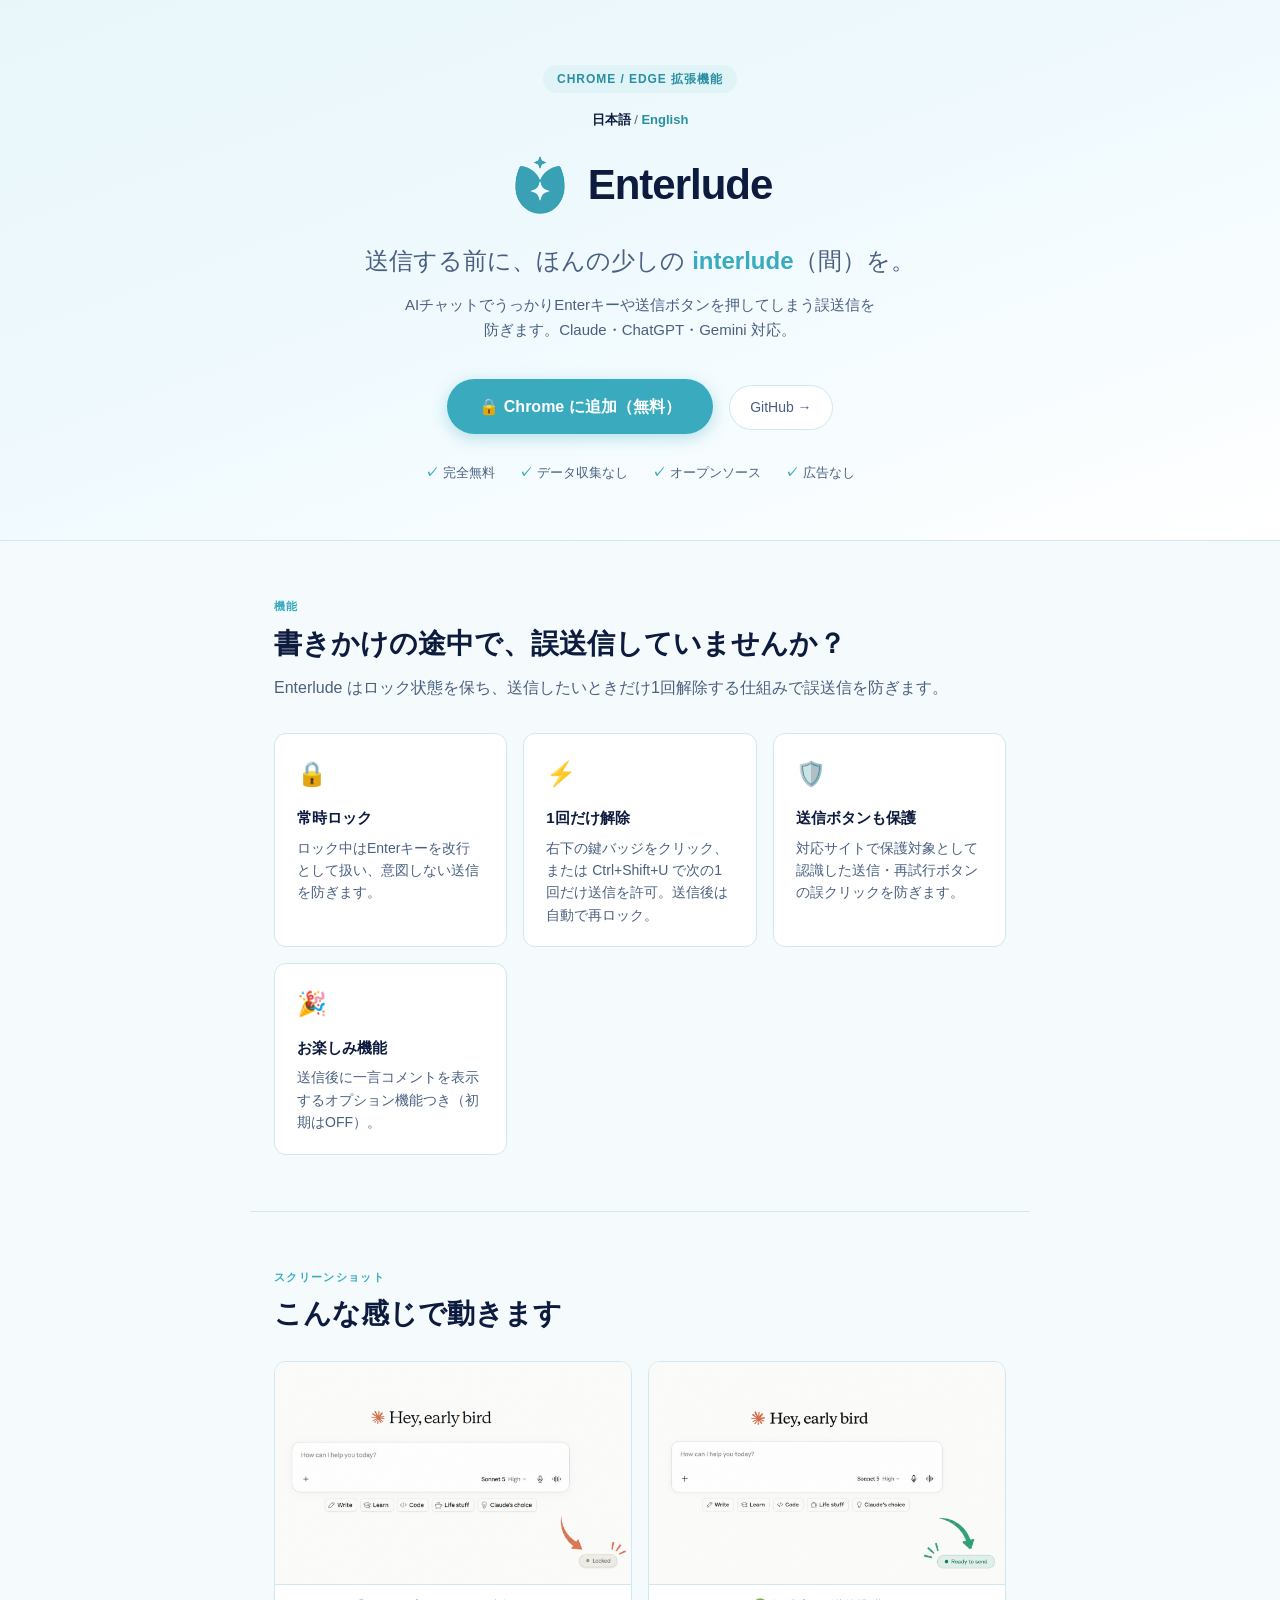
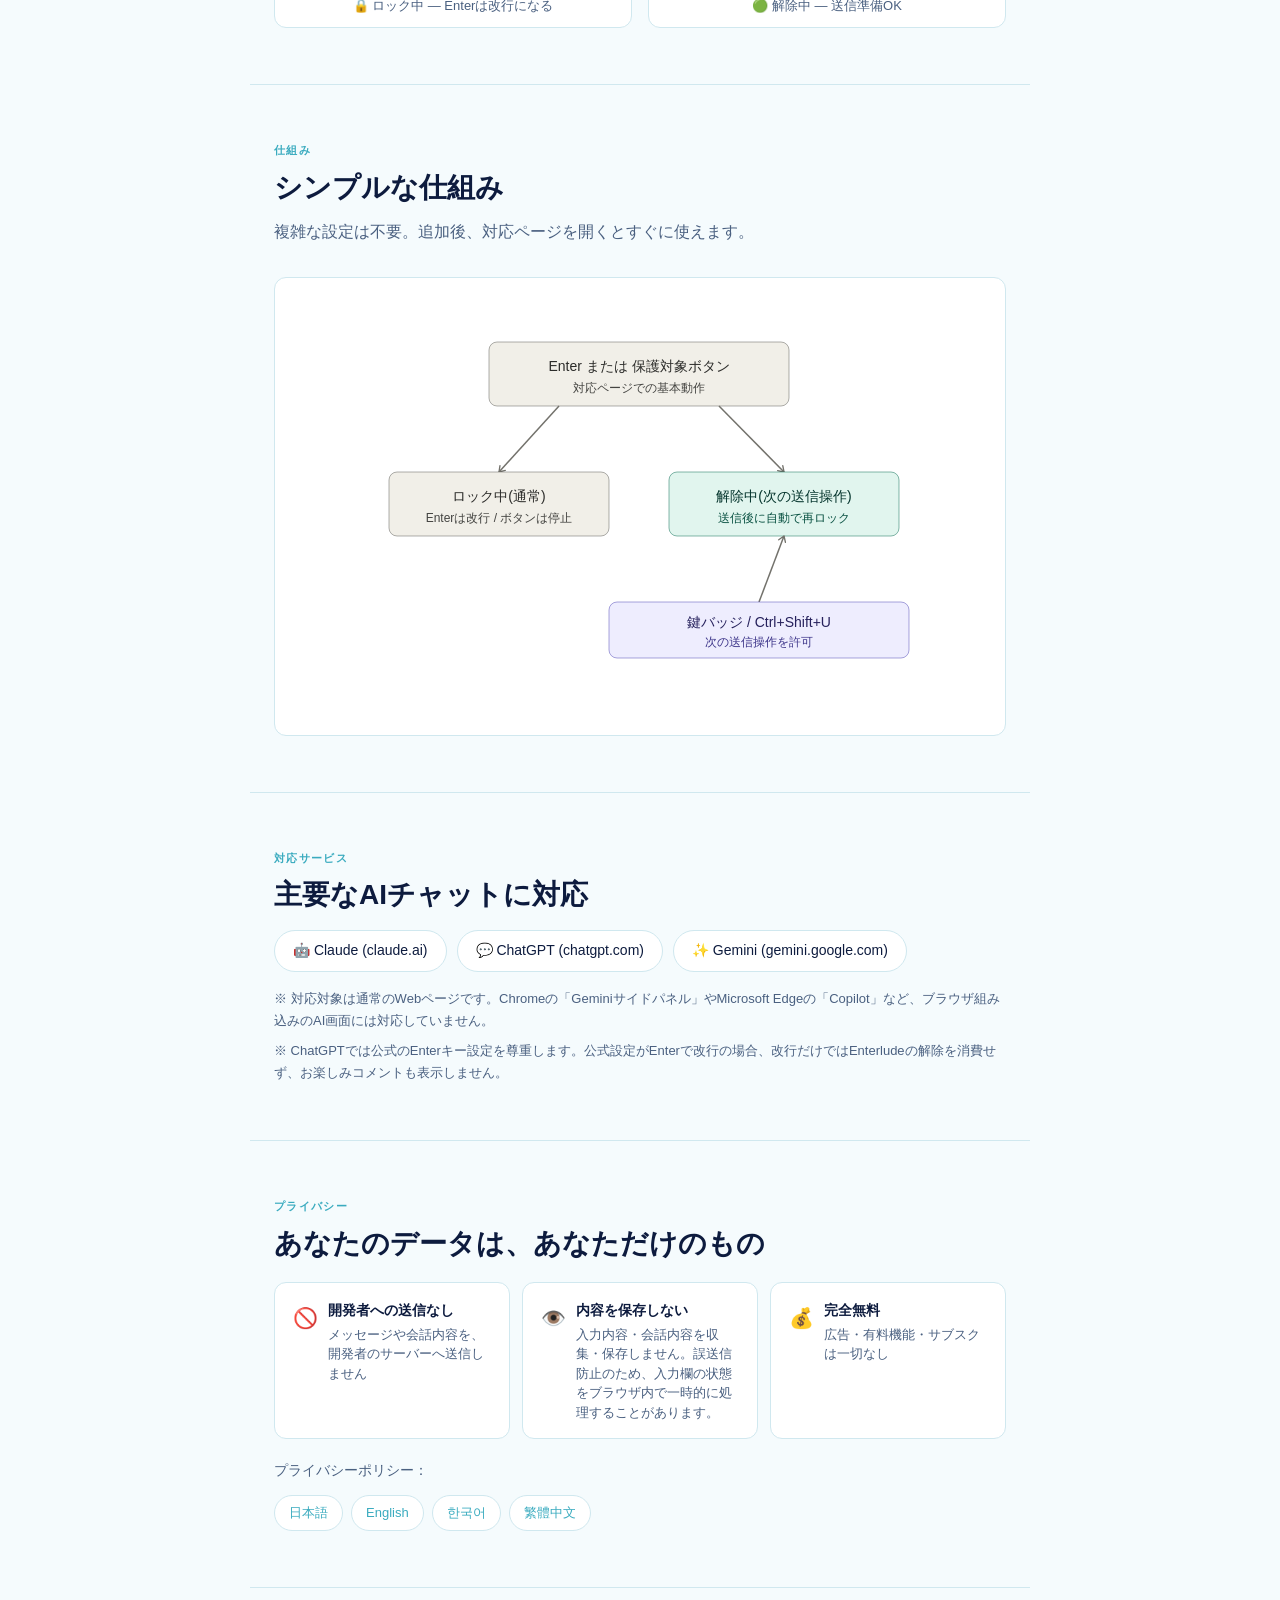
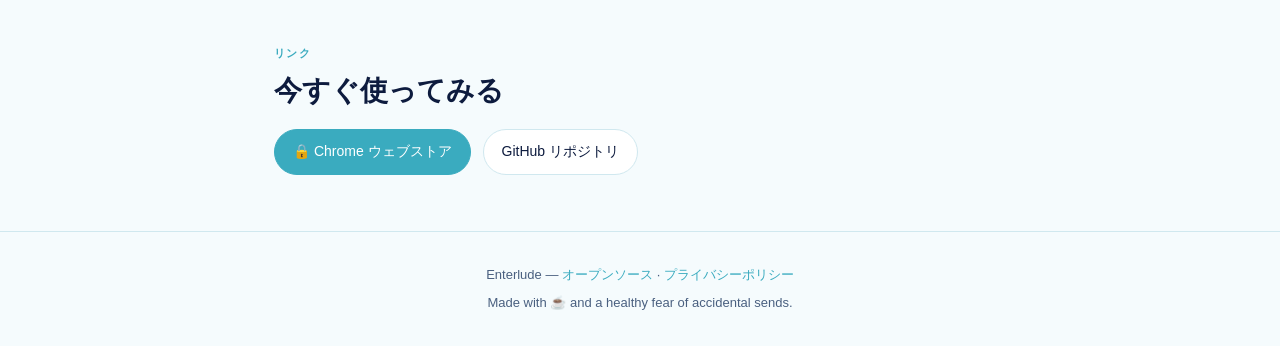
<file: docs/index.html>
<!DOCTYPE html>
<html lang="ja">
<head>
<meta charset="UTF-8">
<meta name="viewport" content="width=device-width, initial-scale=1.0">
<link rel="icon" type="image/png" href="./images/favicon.png">
<title>Enterlude - AI誤送信防止</title>
<style>
  :root {
    --teal: #3AABBF;
    --teal-dark: #2a8fa3;
    --teal-light: #e0f4f8;
    --navy: #0D1B3E;
    --text: #1a2740;
    --text-muted: #4a6080;
    --bg: #f5fbfd;
    --white: #ffffff;
    --border: #d0e8ef;
    --radius: 12px;
  }
  * { box-sizing: border-box; margin: 0; padding: 0; }
  body {
    font-family: -apple-system, BlinkMacSystemFont, "Hiragino Sans", "Yu Gothic UI", sans-serif;
    background: var(--bg);
    color: var(--text);
    line-height: 1.7;
  }
  .hero {
    background: linear-gradient(160deg, #e8f6fa 0%, #f0fafe 50%, #ffffff 100%);
    padding: 64px 24px 56px;
    text-align: center;
    border-bottom: 1px solid var(--border);
  }
  .logo-wrap { display: flex; align-items: center; justify-content: center; gap: 16px; margin-bottom: 20px; }
  .logo-wrap img { width: 64px; height: 64px; }
  .logo-name { font-size: 42px; font-weight: 700; letter-spacing: -1px; color: var(--navy); }
  .hero-tag { display: inline-block; background: var(--teal-light); color: var(--teal-dark); font-size: 12px; font-weight: 600; letter-spacing: .08em; padding: 4px 14px; border-radius: 20px; margin-bottom: 16px; text-transform: uppercase; }
  .lang-switch { margin: 0 auto 18px; font-size: 13px; color: var(--text-muted); }
  .lang-switch a { color: var(--teal-dark); text-decoration: none; font-weight: 600; }
  .lang-switch a[aria-current="page"] { color: var(--navy); }
  .hero-catch { font-size: clamp(18px, 4vw, 24px); color: var(--text-muted); margin-bottom: 10px; }
  .hero-catch em { color: var(--teal); font-style: normal; font-weight: 600; }
  .hero-sub { font-size: 15px; color: var(--text-muted); max-width: 480px; margin: 0 auto 36px; }
  .btn-primary { display: inline-flex; align-items: center; gap: 8px; background: var(--teal); color: #fff; font-size: 16px; font-weight: 600; padding: 14px 32px; border-radius: 50px; text-decoration: none; box-shadow: 0 4px 16px rgba(58,171,191,0.35); }
  .btn-secondary { display: inline-flex; align-items: center; gap: 6px; color: var(--text-muted); font-size: 14px; text-decoration: none; padding: 10px 20px; border: 1px solid var(--border); border-radius: 50px; background: white; margin-left: 12px; }
  .hero-badges { margin-top: 28px; display: flex; justify-content: center; gap: 24px; flex-wrap: wrap; }
  .badge { font-size: 13px; color: var(--text-muted); display: flex; align-items: center; gap: 5px; }
  .badge::before { content: "✓"; color: var(--teal); font-weight: 700; }
  section { max-width: 780px; margin: 0 auto; padding: 56px 24px; }
  section + section { border-top: 1px solid var(--border); }
  .section-label { font-size: 11px; font-weight: 700; letter-spacing: .12em; color: var(--teal); text-transform: uppercase; margin-bottom: 10px; }
  h2 { font-size: clamp(22px, 4vw, 28px); font-weight: 700; color: var(--navy); margin-bottom: 12px; line-height: 1.3; }
  .lead { font-size: 16px; color: var(--text-muted); margin-bottom: 32px; }
  .feature-grid { display: grid; grid-template-columns: repeat(auto-fit, minmax(200px, 1fr)); gap: 16px; }
  .feature-card { background: white; border: 1px solid var(--border); border-radius: var(--radius); padding: 20px 22px; }
  .feature-icon { font-size: 24px; margin-bottom: 10px; }
  .feature-card h3 { font-size: 15px; font-weight: 600; color: var(--navy); margin-bottom: 6px; }
  .feature-card p { font-size: 14px; color: var(--text-muted); line-height: 1.6; }
  .ss-grid { display: grid; grid-template-columns: 1fr 1fr; gap: 16px; margin-top: 28px; }
  .ss-card { background: white; border: 1px solid var(--border); border-radius: var(--radius); overflow: hidden; }
  .ss-card img { width: 100%; display: block; }
  .ss-caption { padding: 10px 14px; font-size: 13px; color: var(--text-muted); text-align: center; border-top: 1px solid var(--border); }
  .how-wrap { background: white; border: 1px solid var(--border); border-radius: var(--radius); padding: 24px; overflow-x: auto; }
  .how-wrap svg { max-width: 100%; height: auto; }
  .service-chips { display: flex; gap: 10px; flex-wrap: wrap; margin-top: 16px; }
  .chip { background: white; border: 1px solid var(--border); border-radius: 50px; padding: 8px 18px; font-size: 14px; font-weight: 500; color: var(--navy); display: flex; align-items: center; gap: 6px; }
  .privacy-grid { display: grid; grid-template-columns: repeat(auto-fit, minmax(180px, 1fr)); gap: 12px; margin-top: 20px; }
  .privacy-item { background: white; border: 1px solid var(--border); border-radius: var(--radius); padding: 16px 18px; display: flex; align-items: flex-start; gap: 10px; }
  .privacy-icon { font-size: 20px; flex-shrink: 0; margin-top: 2px; }
  .privacy-item p { font-size: 13px; color: var(--text-muted); line-height: 1.5; }
  .privacy-item strong { display: block; font-size: 14px; color: var(--navy); margin-bottom: 2px; }
  .pp-grid { display: flex; gap: 8px; flex-wrap: wrap; margin-top: 12px; }
  .pp-link { font-size: 13px; color: var(--teal); text-decoration: none; padding: 6px 14px; border: 1px solid var(--border); border-radius: 20px; background: white; }
  .link-row { display: flex; gap: 12px; flex-wrap: wrap; margin-top: 20px; }
  .link-btn { display: inline-flex; align-items: center; gap: 6px; padding: 10px 18px; border-radius: 50px; font-size: 14px; text-decoration: none; font-weight: 500; border: 1px solid var(--border); background: white; color: var(--navy); }
  .link-btn.accent { background: var(--teal); color: white; border-color: var(--teal); }
  footer { text-align: center; padding: 32px 24px; font-size: 13px; color: var(--text-muted); border-top: 1px solid var(--border); }
  footer a { color: var(--teal); text-decoration: none; }
  @media (max-width: 560px) { .ss-grid { grid-template-columns: 1fr; } .btn-secondary { margin-left: 0; margin-top: 10px; } .logo-name { font-size: 32px; } }
</style>
</head>
<body>

<header class="hero">
  <div class="hero-tag">Chrome / Edge 拡張機能</div>
  <nav class="lang-switch" aria-label="言語を選択"><a href="./" aria-current="page">日本語</a> / <a href="./en/" lang="en">English</a></nav>
  <div class="logo-wrap">
    <img src="[data-uri]" alt="Enterlude ロゴ">
    <span class="logo-name">Enterlude</span>
  </div>
  <p class="hero-catch">送信する前に、ほんの少しの <em>interlude</em>（間）を。</p>
  <p class="hero-sub">AIチャットでうっかりEnterキーや送信ボタンを押してしまう誤送信を防ぎます。Claude・ChatGPT・Gemini 対応。</p>
  <div>
    <a class="btn-primary" href="https://chromewebstore.google.com/detail/enterlude-ai%E8%AA%A4%E9%80%81%E4%BF%A1%E9%98%B2%E6%AD%A2/efefkammkfpoccefhmeeifidffackpkm" target="_blank">🔒 Chrome に追加（無料）</a>
    <a class="btn-secondary" href="https://github.com/Maximiliana65/enterlude" target="_blank">GitHub →</a>
  </div>
  <div class="hero-badges">
    <span class="badge">完全無料</span>
    <span class="badge">データ収集なし</span>
    <span class="badge">オープンソース</span>
    <span class="badge">広告なし</span>
  </div>
</header>

<section>
  <div class="section-label">機能</div>
  <h2>書きかけの途中で、誤送信していませんか？</h2>
  <p class="lead">Enterlude はロック状態を保ち、送信したいときだけ1回解除する仕組みで誤送信を防ぎます。</p>
  <div class="feature-grid">
    <div class="feature-card"><div class="feature-icon">🔒</div><h3>常時ロック</h3><p>ロック中はEnterキーを改行として扱い、意図しない送信を防ぎます。</p></div>
    <div class="feature-card"><div class="feature-icon">⚡</div><h3>1回だけ解除</h3><p>右下の鍵バッジをクリック、または Ctrl+Shift+U で次の1回だけ送信を許可。送信後は自動で再ロック。</p></div>
    <div class="feature-card"><div class="feature-icon">🛡️</div><h3>送信ボタンも保護</h3><p>対応サイトで保護対象として認識した送信・再試行ボタンの誤クリックを防ぎます。</p></div>
    <div class="feature-card"><div class="feature-icon">🎉</div><h3>お楽しみ機能</h3><p>送信後に一言コメントを表示するオプション機能つき（初期はOFF）。</p></div>
  </div>
</section>

<section>
  <div class="section-label">スクリーンショット</div>
  <h2>こんな感じで動きます</h2>
  <div class="ss-grid">
    <div class="ss-card"><img src="./images/screenshot-locked.png" alt="ロック中の状態"><div class="ss-caption">🔒 ロック中 — Enterは改行になる</div></div>
    <div class="ss-card"><img src="./images/screenshot-unlocked.png" alt="解除中の状態"><div class="ss-caption">🟢 解除中 — 送信準備OK</div></div>
  </div>
</section>

<section>
  <div class="section-label">仕組み</div>
  <h2>シンプルな仕組み</h2>
<p class="lead">複雑な設定は不要。追加後、対応ページを開くとすぐに使えます。</p>
  <div class="how-wrap"><svg width="680" height="400" viewBox="0 0 680 400" xmlns="http://www.w3.org/2000/svg" role="img">
<title>Enterludeの使い方の流れ</title>
<desc>対応ページでEnterキーや保護対象ボタンを操作した時の基本的な流れ。ロック中はEnterが改行になり、ボタン操作は止まる。解除中は次の送信操作を通し、送信後に自動で再ロックする。サイトにより再ロックの判定は異なる。</desc>
<defs>
<marker id="arrow" viewBox="0 0 10 10" refX="8" refY="5" markerWidth="6" markerHeight="6" orient="auto-start-reverse"><path d="M2 1L8 5L2 9" fill="none" stroke="#73726c" stroke-width="1.5" stroke-linecap="round" stroke-linejoin="round"/></marker>
</defs>

<rect x="190" y="40" width="300" height="64" rx="8" fill="#F1EFE8" stroke="#5F5E5A" stroke-width="0.5"/>
<text x="340" y="64" text-anchor="middle" dominant-baseline="central" font-family="sans-serif" font-size="14" font-weight="500" fill="#2C2C2A">Enter または 保護対象ボタン</text>
<text x="340" y="86" text-anchor="middle" dominant-baseline="central" font-family="sans-serif" font-size="12" fill="#444441">対応ページでの基本動作</text>

<line x1="260" y1="104" x2="200" y2="170" stroke="#73726c" stroke-width="1.5" marker-end="url(#arrow)"/>
<line x1="420" y1="104" x2="485" y2="170" stroke="#73726c" stroke-width="1.5" marker-end="url(#arrow)"/>

<rect x="90" y="170" width="220" height="64" rx="8" fill="#F1EFE8" stroke="#5F5E5A" stroke-width="0.5"/>
<text x="200" y="194" text-anchor="middle" dominant-baseline="central" font-family="sans-serif" font-size="14" font-weight="500" fill="#2C2C2A">ロック中(通常)</text>
<text x="200" y="216" text-anchor="middle" dominant-baseline="central" font-family="sans-serif" font-size="12" fill="#444441">Enterは改行 / ボタンは停止</text>

<rect x="370" y="170" width="230" height="64" rx="8" fill="#E1F5EE" stroke="#0F6E56" stroke-width="0.5"/>
<text x="485" y="194" text-anchor="middle" dominant-baseline="central" font-family="sans-serif" font-size="14" font-weight="500" fill="#04342C">解除中(次の送信操作)</text>
<text x="485" y="216" text-anchor="middle" dominant-baseline="central" font-family="sans-serif" font-size="12" fill="#085041">送信後に自動で再ロック</text>

<line x1="460" y1="300" x2="485" y2="234" stroke="#73726c" stroke-width="1.5" marker-end="url(#arrow)"/>

<rect x="310" y="300" width="300" height="56" rx="8" fill="#EEEDFE" stroke="#534AB7" stroke-width="0.5"/>
<text x="460" y="320" text-anchor="middle" dominant-baseline="central" font-family="sans-serif" font-size="14" font-weight="500" fill="#26215C">鍵バッジ / Ctrl+Shift+U</text>
<text x="460" y="340" text-anchor="middle" dominant-baseline="central" font-family="sans-serif" font-size="12" fill="#3C3489">次の送信操作を許可</text>
</svg></div>
</section>

<section>
  <div class="section-label">対応サービス</div>
  <h2>主要なAIチャットに対応</h2>
  <div class="service-chips">
    <div class="chip">🤖 Claude (claude.ai)</div>
    <div class="chip">💬 ChatGPT (chatgpt.com)</div>
    <div class="chip">✨ Gemini (gemini.google.com)</div>
  </div>
<p style="margin-top:16px; font-size:13px; color:var(--text-muted);">※ 対応対象は通常のWebページです。Chromeの「Geminiサイドパネル」やMicrosoft Edgeの「Copilot」など、ブラウザ組み込みのAI画面には対応していません。</p>
<p style="margin-top:8px; font-size:13px; color:var(--text-muted);">※ ChatGPTでは公式のEnterキー設定を尊重します。公式設定がEnterで改行の場合、改行だけではEnterludeの解除を消費せず、お楽しみコメントも表示しません。</p>
</section>

<section>
  <div class="section-label">プライバシー</div>
  <h2>あなたのデータは、あなただけのもの</h2>
  <div class="privacy-grid">
<div class="privacy-item"><div class="privacy-icon">🚫</div><div><strong>開発者への送信なし</strong><p>メッセージや会話内容を、開発者のサーバーへ送信しません</p></div></div>
<div class="privacy-item"><div class="privacy-icon">👁️</div><div><strong>内容を保存しない</strong><p>入力内容・会話内容を収集・保存しません。誤送信防止のため、入力欄の状態をブラウザ内で一時的に処理することがあります。</p></div></div>
    <div class="privacy-item"><div class="privacy-icon">💰</div><div><strong>完全無料</strong><p>広告・有料機能・サブスクは一切なし</p></div></div>
  </div>
  <p style="margin-top:20px; font-size:14px; color:var(--text-muted);">プライバシーポリシー：</p>
  <div class="pp-grid">
    <a class="pp-link" href="https://maximiliana65.github.io/enterlude/privacy.html">日本語</a>
    <a class="pp-link" href="https://maximiliana65.github.io/enterlude/privacy.en.html">English</a>
    <a class="pp-link" href="https://maximiliana65.github.io/enterlude/privacy.ko.html">한국어</a>
    <a class="pp-link" href="https://maximiliana65.github.io/enterlude/privacy.zh-TW.html">繁體中文</a>
  </div>
</section>

<section>
  <div class="section-label">リンク</div>
  <h2>今すぐ使ってみる</h2>
  <div class="link-row">
    <a class="link-btn accent" href="https://chromewebstore.google.com/detail/enterlude-ai%E8%AA%A4%E9%80%81%E4%BF%A1%E9%98%B2%E6%AD%A2/efefkammkfpoccefhmeeifidffackpkm" target="_blank">🔒 Chrome ウェブストア</a>
    <a class="link-btn" href="https://github.com/Maximiliana65/enterlude" target="_blank">GitHub リポジトリ</a>
  </div>
</section>

<footer>
  <p>Enterlude — <a href="https://github.com/Maximiliana65/enterlude" target="_blank">オープンソース</a> · <a href="https://maximiliana65.github.io/enterlude/privacy.html">プライバシーポリシー</a></p>
  <p style="margin-top:6px;">Made with ☕ and a healthy fear of accidental sends.</p>
</footer>

</body>
</html>
</file>
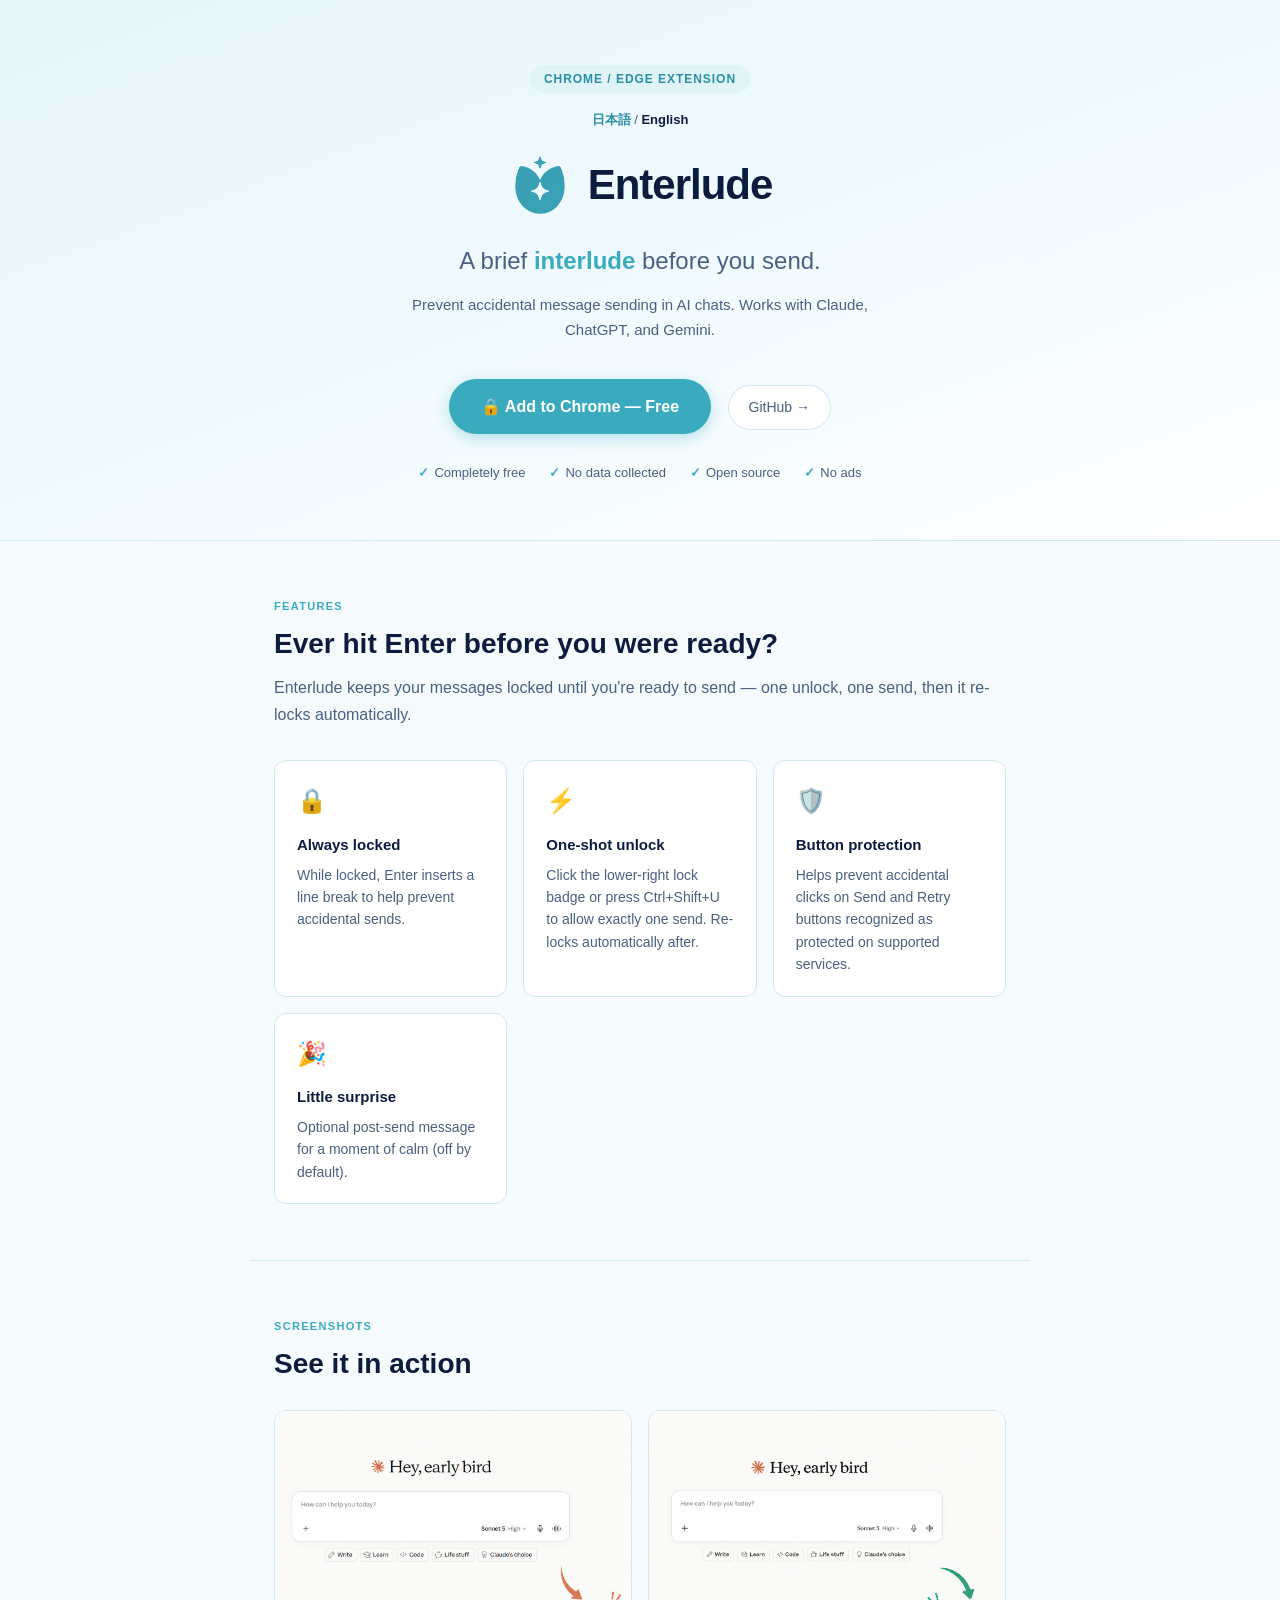
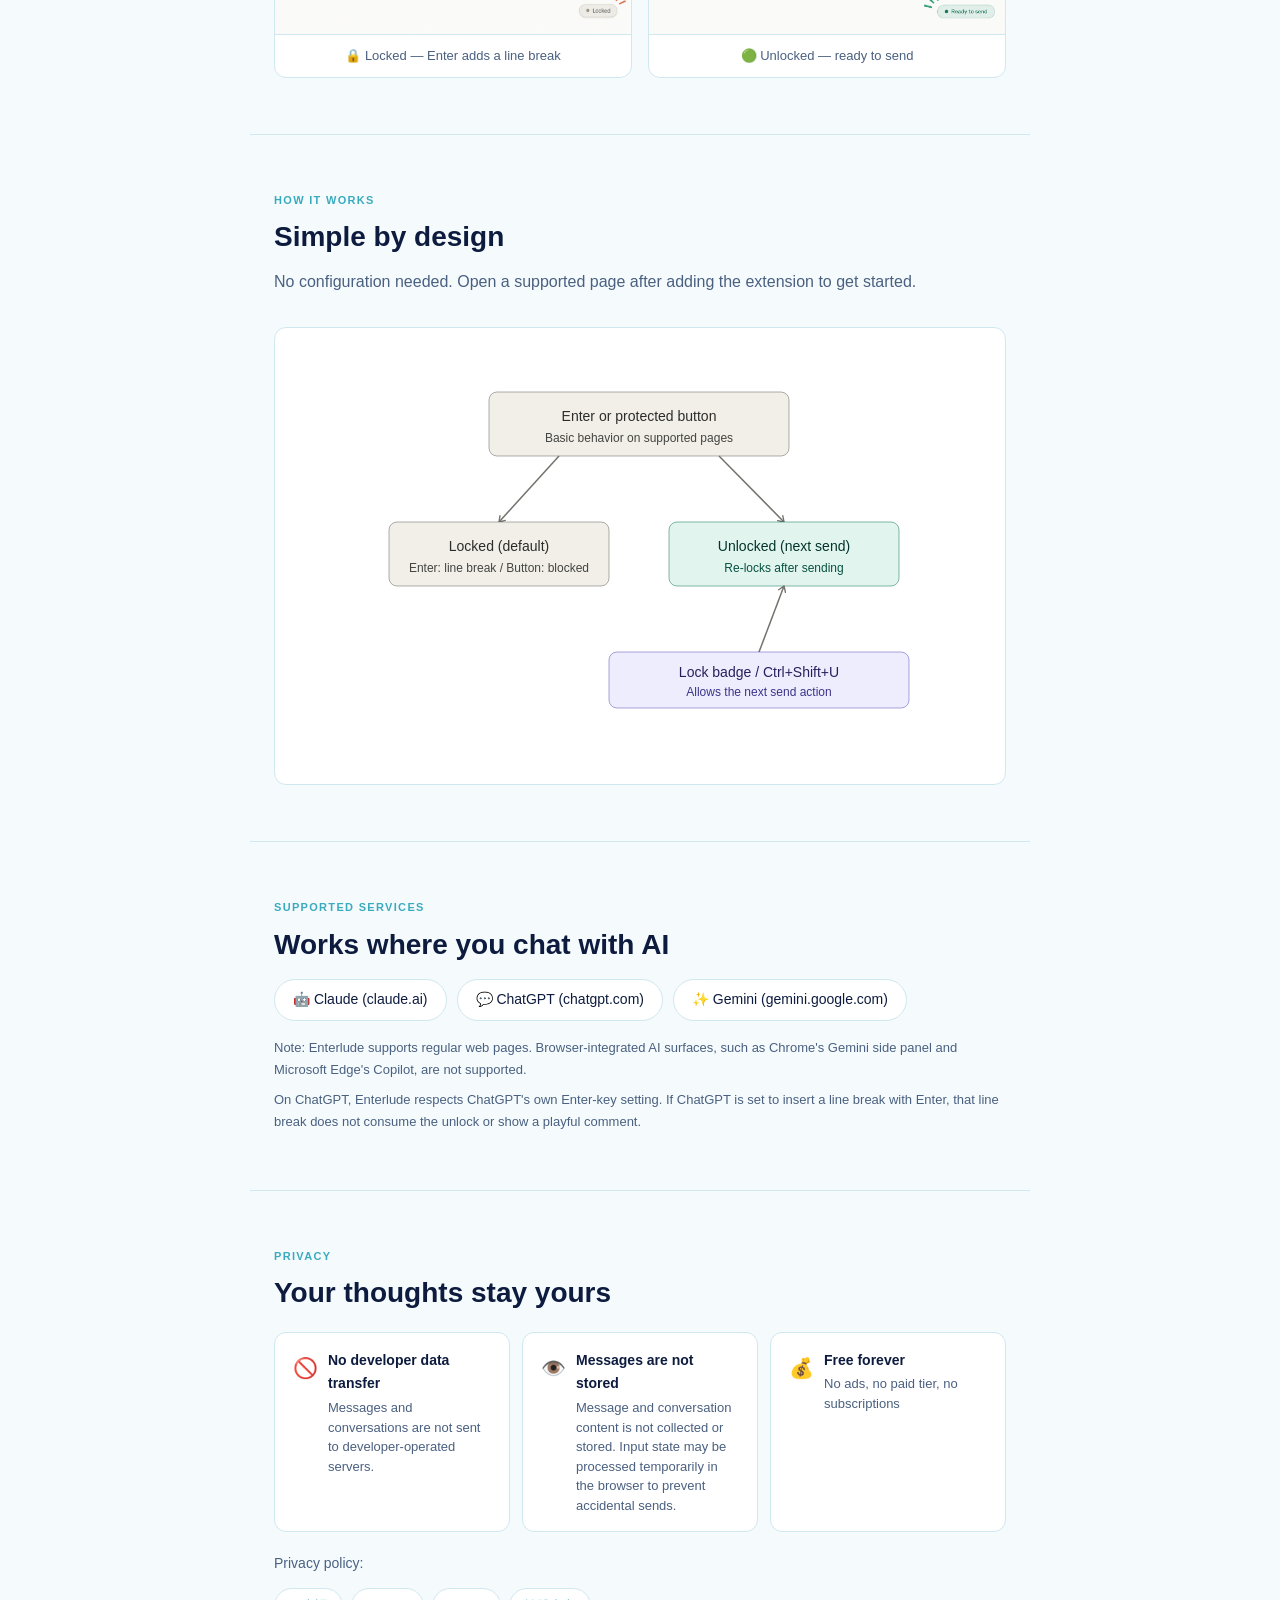
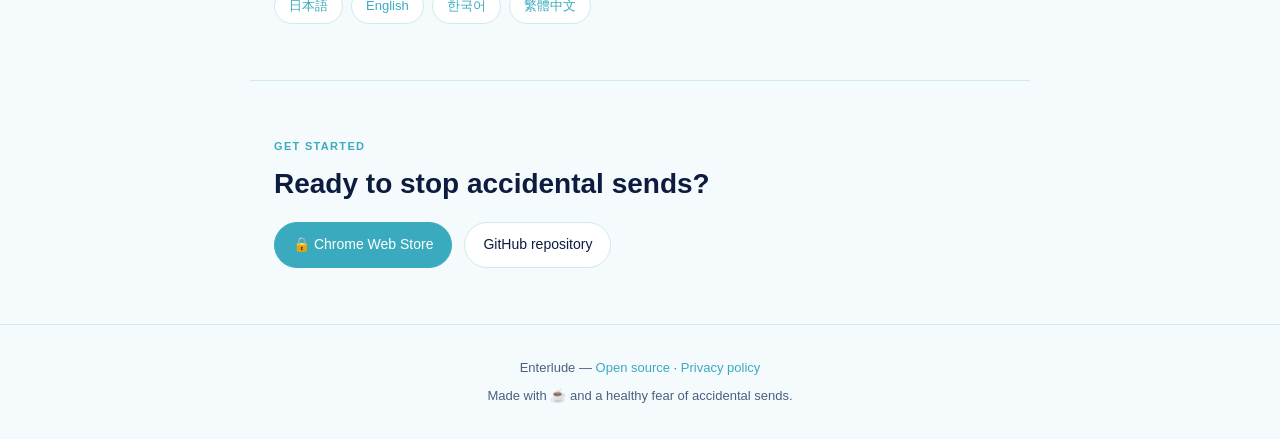
<file: docs/en/index.html>
<!DOCTYPE html>
<html lang="en">
<head>
<meta charset="UTF-8">
<meta name="viewport" content="width=device-width, initial-scale=1.0">
<link rel="icon" type="image/png" href="../images/favicon.png">
<title>Enterlude — Stop Accidental Sends in AI Chat</title>
<style>
  :root {
    --teal: #3AABBF;
    --teal-dark: #2a8fa3;
    --teal-light: #e0f4f8;
    --navy: #0D1B3E;
    --text: #1a2740;
    --text-muted: #4a6080;
    --bg: #f5fbfd;
    --white: #ffffff;
    --border: #d0e8ef;
    --radius: 12px;
  }
  * { box-sizing: border-box; margin: 0; padding: 0; }
  body {
    font-family: -apple-system, BlinkMacSystemFont, sans-serif;
    background: var(--bg);
    color: var(--text);
    line-height: 1.7;
  }
  .hero {
    background: linear-gradient(160deg, #e8f6fa 0%, #f0fafe 50%, #ffffff 100%);
    padding: 64px 24px 56px;
    text-align: center;
    border-bottom: 1px solid var(--border);
  }
  .logo-wrap { display: flex; align-items: center; justify-content: center; gap: 16px; margin-bottom: 20px; }
  .logo-wrap img { width: 64px; height: 64px; }
  .logo-name { font-size: 42px; font-weight: 700; letter-spacing: -1px; color: var(--navy); }
  .hero-tag { display: inline-block; background: var(--teal-light); color: var(--teal-dark); font-size: 12px; font-weight: 600; letter-spacing: .08em; padding: 4px 14px; border-radius: 20px; margin-bottom: 16px; text-transform: uppercase; }
  .lang-switch { margin: 0 auto 18px; font-size: 13px; color: var(--text-muted); }
  .lang-switch a { color: var(--teal-dark); text-decoration: none; font-weight: 600; }
  .lang-switch a[aria-current="page"] { color: var(--navy); }
  .hero-catch { font-size: clamp(18px, 4vw, 24px); color: var(--text-muted); margin-bottom: 10px; }
  .hero-catch em { color: var(--teal); font-style: normal; font-weight: 600; }
  .hero-sub { font-size: 15px; color: var(--text-muted); max-width: 480px; margin: 0 auto 36px; }
  .btn-primary { display: inline-flex; align-items: center; gap: 8px; background: var(--teal); color: #fff; font-size: 16px; font-weight: 600; padding: 14px 32px; border-radius: 50px; text-decoration: none; box-shadow: 0 4px 16px rgba(58,171,191,0.35); }
  .btn-secondary { display: inline-flex; align-items: center; gap: 6px; color: var(--text-muted); font-size: 14px; text-decoration: none; padding: 10px 20px; border: 1px solid var(--border); border-radius: 50px; background: white; margin-left: 12px; }
  .hero-badges { margin-top: 28px; display: flex; justify-content: center; gap: 24px; flex-wrap: wrap; }
  .badge { font-size: 13px; color: var(--text-muted); display: flex; align-items: center; gap: 5px; }
  .badge::before { content: "✓"; color: var(--teal); font-weight: 700; }
  section { max-width: 780px; margin: 0 auto; padding: 56px 24px; }
  section + section { border-top: 1px solid var(--border); }
  .section-label { font-size: 11px; font-weight: 700; letter-spacing: .12em; color: var(--teal); text-transform: uppercase; margin-bottom: 10px; }
  h2 { font-size: clamp(22px, 4vw, 28px); font-weight: 700; color: var(--navy); margin-bottom: 12px; line-height: 1.3; }
  .lead { font-size: 16px; color: var(--text-muted); margin-bottom: 32px; }
  .feature-grid { display: grid; grid-template-columns: repeat(auto-fit, minmax(200px, 1fr)); gap: 16px; }
  .feature-card { background: white; border: 1px solid var(--border); border-radius: var(--radius); padding: 20px 22px; }
  .feature-icon { font-size: 24px; margin-bottom: 10px; }
  .feature-card h3 { font-size: 15px; font-weight: 600; color: var(--navy); margin-bottom: 6px; }
  .feature-card p { font-size: 14px; color: var(--text-muted); line-height: 1.6; }
  .ss-grid { display: grid; grid-template-columns: 1fr 1fr; gap: 16px; margin-top: 28px; }
  .ss-card { background: white; border: 1px solid var(--border); border-radius: var(--radius); overflow: hidden; }
  .ss-card img { width: 100%; display: block; }
  .ss-caption { padding: 10px 14px; font-size: 13px; color: var(--text-muted); text-align: center; border-top: 1px solid var(--border); }
  .how-wrap { background: white; border: 1px solid var(--border); border-radius: var(--radius); padding: 24px; overflow-x: auto; }
  .how-wrap svg { max-width: 100%; height: auto; }
  .service-chips { display: flex; gap: 10px; flex-wrap: wrap; margin-top: 16px; }
  .chip { background: white; border: 1px solid var(--border); border-radius: 50px; padding: 8px 18px; font-size: 14px; font-weight: 500; color: var(--navy); display: flex; align-items: center; gap: 6px; }
  .privacy-grid { display: grid; grid-template-columns: repeat(auto-fit, minmax(180px, 1fr)); gap: 12px; margin-top: 20px; }
  .privacy-item { background: white; border: 1px solid var(--border); border-radius: var(--radius); padding: 16px 18px; display: flex; align-items: flex-start; gap: 10px; }
  .privacy-icon { font-size: 20px; flex-shrink: 0; margin-top: 2px; }
  .privacy-item p { font-size: 13px; color: var(--text-muted); line-height: 1.5; }
  .privacy-item strong { display: block; font-size: 14px; color: var(--navy); margin-bottom: 2px; }
  .pp-grid { display: flex; gap: 8px; flex-wrap: wrap; margin-top: 12px; }
  .pp-link { font-size: 13px; color: var(--teal); text-decoration: none; padding: 6px 14px; border: 1px solid var(--border); border-radius: 20px; background: white; }
  .link-row { display: flex; gap: 12px; flex-wrap: wrap; margin-top: 20px; }
  .link-btn { display: inline-flex; align-items: center; gap: 6px; padding: 10px 18px; border-radius: 50px; font-size: 14px; text-decoration: none; font-weight: 500; border: 1px solid var(--border); background: white; color: var(--navy); }
  .link-btn.accent { background: var(--teal); color: white; border-color: var(--teal); }
  footer { text-align: center; padding: 32px 24px; font-size: 13px; color: var(--text-muted); border-top: 1px solid var(--border); }
  footer a { color: var(--teal); text-decoration: none; }
  @media (max-width: 560px) { .ss-grid { grid-template-columns: 1fr; } .btn-secondary { margin-left: 0; margin-top: 10px; } .logo-name { font-size: 32px; } }
</style>
</head>
<body>

<header class="hero">
  <div class="hero-tag">Chrome / Edge Extension</div>
  <nav class="lang-switch" aria-label="Choose language"><a href="../" lang="ja">日本語</a> / <a href="./" aria-current="page">English</a></nav>
  <div class="logo-wrap">
    <img src="[data-uri]" alt="Enterlude logo">
    <span class="logo-name">Enterlude</span>
  </div>
  <p class="hero-catch">A brief <em>interlude</em> before you send.</p>
  <p class="hero-sub">Prevent accidental message sending in AI chats. Works with Claude, ChatGPT, and Gemini.</p>
  <div>
    <a class="btn-primary" href="https://chromewebstore.google.com/detail/enterlude-ai%E8%AA%A4%E9%80%81%E4%BF%A1%E9%98%B2%E6%AD%A2/efefkammkfpoccefhmeeifidffackpkm" target="_blank">🔒 Add to Chrome — Free</a>
    <a class="btn-secondary" href="https://github.com/Maximiliana65/enterlude" target="_blank">GitHub →</a>
  </div>
  <div class="hero-badges">
    <span class="badge">Completely free</span>
    <span class="badge">No data collected</span>
    <span class="badge">Open source</span>
    <span class="badge">No ads</span>
  </div>
</header>

<section>
  <div class="section-label">Features</div>
  <h2>Ever hit Enter before you were ready?</h2>
  <p class="lead">Enterlude keeps your messages locked until you're ready to send — one unlock, one send, then it re-locks automatically.</p>
  <div class="feature-grid">
    <div class="feature-card"><div class="feature-icon">🔒</div><h3>Always locked</h3><p>While locked, Enter inserts a line break to help prevent accidental sends.</p></div>
    <div class="feature-card"><div class="feature-icon">⚡</div><h3>One-shot unlock</h3><p>Click the lower-right lock badge or press Ctrl+Shift+U to allow exactly one send. Re-locks automatically after.</p></div>
    <div class="feature-card"><div class="feature-icon">🛡️</div><h3>Button protection</h3><p>Helps prevent accidental clicks on Send and Retry buttons recognized as protected on supported services.</p></div>
    <div class="feature-card"><div class="feature-icon">🎉</div><h3>Little surprise</h3><p>Optional post-send message for a moment of calm (off by default).</p></div>
  </div>
</section>

<section>
  <div class="section-label">Screenshots</div>
  <h2>See it in action</h2>
  <div class="ss-grid">
    <div class="ss-card"><img src="../images/screenshot-locked.png" alt="Locked state"><div class="ss-caption">🔒 Locked — Enter adds a line break</div></div>
    <div class="ss-card"><img src="../images/screenshot-unlocked.png" alt="Unlocked state"><div class="ss-caption">🟢 Unlocked — ready to send</div></div>
  </div>
</section>

<section>
  <div class="section-label">How it works</div>
  <h2>Simple by design</h2>
<p class="lead">No configuration needed. Open a supported page after adding the extension to get started.</p>
  <div class="how-wrap"><svg width="680" height="400" viewBox="0 0 680 400" xmlns="http://www.w3.org/2000/svg" role="img">
<title>How Enterlude works</title>
<desc>Basic flow for Enter and protected buttons on supported pages. While locked, Enter inserts a line break and protected buttons are blocked. While unlocked, the next send action can proceed and Enterlude re-locks after sending. The exact re-lock condition varies by service.</desc>
<defs>
<marker id="arrow" viewBox="0 0 10 10" refX="8" refY="5" markerWidth="6" markerHeight="6" orient="auto-start-reverse"><path d="M2 1L8 5L2 9" fill="none" stroke="#73726c" stroke-width="1.5" stroke-linecap="round" stroke-linejoin="round"/></marker>
</defs>

<rect x="190" y="40" width="300" height="64" rx="8" fill="#F1EFE8" stroke="#5F5E5A" stroke-width="0.5"/>
<text x="340" y="64" text-anchor="middle" dominant-baseline="central" font-family="sans-serif" font-size="14" font-weight="500" fill="#2C2C2A">Enter or protected button</text>
<text x="340" y="86" text-anchor="middle" dominant-baseline="central" font-family="sans-serif" font-size="12" fill="#444441">Basic behavior on supported pages</text>

<line x1="260" y1="104" x2="200" y2="170" stroke="#73726c" stroke-width="1.5" marker-end="url(#arrow)"/>
<line x1="420" y1="104" x2="485" y2="170" stroke="#73726c" stroke-width="1.5" marker-end="url(#arrow)"/>

<rect x="90" y="170" width="220" height="64" rx="8" fill="#F1EFE8" stroke="#5F5E5A" stroke-width="0.5"/>
<text x="200" y="194" text-anchor="middle" dominant-baseline="central" font-family="sans-serif" font-size="14" font-weight="500" fill="#2C2C2A">Locked (default)</text>
<text x="200" y="216" text-anchor="middle" dominant-baseline="central" font-family="sans-serif" font-size="12" fill="#444441">Enter: line break / Button: blocked</text>

<rect x="370" y="170" width="230" height="64" rx="8" fill="#E1F5EE" stroke="#0F6E56" stroke-width="0.5"/>
<text x="485" y="194" text-anchor="middle" dominant-baseline="central" font-family="sans-serif" font-size="14" font-weight="500" fill="#04342C">Unlocked (next send)</text>
<text x="485" y="216" text-anchor="middle" dominant-baseline="central" font-family="sans-serif" font-size="12" fill="#085041">Re-locks after sending</text>

<line x1="460" y1="300" x2="485" y2="234" stroke="#73726c" stroke-width="1.5" marker-end="url(#arrow)"/>

<rect x="310" y="300" width="300" height="56" rx="8" fill="#EEEDFE" stroke="#534AB7" stroke-width="0.5"/>
<text x="460" y="320" text-anchor="middle" dominant-baseline="central" font-family="sans-serif" font-size="14" font-weight="500" fill="#26215C">Lock badge / Ctrl+Shift+U</text>
<text x="460" y="340" text-anchor="middle" dominant-baseline="central" font-family="sans-serif" font-size="12" fill="#3C3489">Allows the next send action</text>
</svg></div>
</section>

<section>
  <div class="section-label">Supported services</div>
  <h2>Works where you chat with AI</h2>
  <div class="service-chips">
    <div class="chip">🤖 Claude (claude.ai)</div>
    <div class="chip">💬 ChatGPT (chatgpt.com)</div>
    <div class="chip">✨ Gemini (gemini.google.com)</div>
  </div>
<p style="margin-top:16px; font-size:13px; color:var(--text-muted);">Note: Enterlude supports regular web pages. Browser-integrated AI surfaces, such as Chrome's Gemini side panel and Microsoft Edge's Copilot, are not supported.</p>
<p style="margin-top:8px; font-size:13px; color:var(--text-muted);">On ChatGPT, Enterlude respects ChatGPT's own Enter-key setting. If ChatGPT is set to insert a line break with Enter, that line break does not consume the unlock or show a playful comment.</p>
</section>

<section>
  <div class="section-label">Privacy</div>
  <h2>Your thoughts stay yours</h2>
  <div class="privacy-grid">
<div class="privacy-item"><div class="privacy-icon">🚫</div><div><strong>No developer data transfer</strong><p>Messages and conversations are not sent to developer-operated servers.</p></div></div>
<div class="privacy-item"><div class="privacy-icon">👁️</div><div><strong>Messages are not stored</strong><p>Message and conversation content is not collected or stored. Input state may be processed temporarily in the browser to prevent accidental sends.</p></div></div>
    <div class="privacy-item"><div class="privacy-icon">💰</div><div><strong>Free forever</strong><p>No ads, no paid tier, no subscriptions</p></div></div>
  </div>
  <p style="margin-top:20px; font-size:14px; color:var(--text-muted);">Privacy policy:</p>
  <div class="pp-grid">
    <a class="pp-link" href="https://maximiliana65.github.io/enterlude/privacy.html">日本語</a>
    <a class="pp-link" href="https://maximiliana65.github.io/enterlude/privacy.en.html">English</a>
    <a class="pp-link" href="https://maximiliana65.github.io/enterlude/privacy.ko.html">한국어</a>
    <a class="pp-link" href="https://maximiliana65.github.io/enterlude/privacy.zh-TW.html">繁體中文</a>
  </div>
</section>

<section>
  <div class="section-label">Get started</div>
  <h2>Ready to stop accidental sends?</h2>
  <div class="link-row">
    <a class="link-btn accent" href="https://chromewebstore.google.com/detail/enterlude-ai%E8%AA%A4%E9%80%81%E4%BF%A1%E9%98%B2%E6%AD%A2/efefkammkfpoccefhmeeifidffackpkm" target="_blank">🔒 Chrome Web Store</a>
    <a class="link-btn" href="https://github.com/Maximiliana65/enterlude" target="_blank">GitHub repository</a>
  </div>
</section>

<footer>
  <p>Enterlude — <a href="https://github.com/Maximiliana65/enterlude" target="_blank">Open source</a> · <a href="https://maximiliana65.github.io/enterlude/privacy.en.html">Privacy policy</a></p>
  <p style="margin-top:6px;">Made with ☕ and a healthy fear of accidental sends.</p>
</footer>

</body>
</html>
</file>
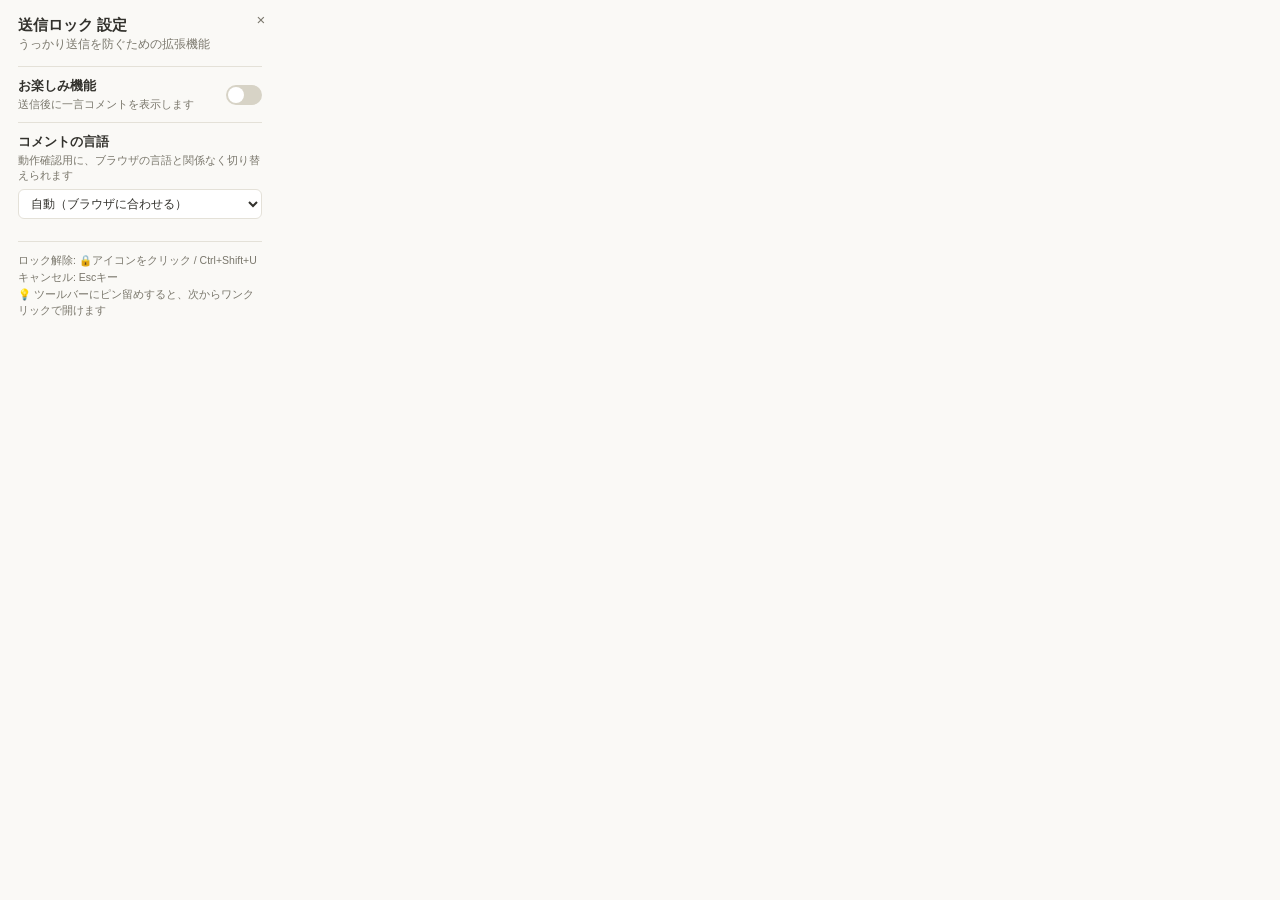
<file: popup/popup.html>
<!DOCTYPE html>
<html lang="ja">
<head>
<meta charset="UTF-8" />
<title>Enterlude Settings</title>
<link rel="stylesheet" href="popup.css" />
</head>
<body>
  <button id="closeBtn" class="close-btn" data-i18n-aria="closeButtonAria" aria-label="閉じる">×</button>
  <h1 data-i18n="popupTitle">送信ロック 設定</h1>
  <p class="sub" data-i18n="popupSubtitle">うっかり送信を防ぐための拡張機能</p>

  <div class="row">
    <div class="row-text">
      <div class="row-title" data-i18n="funRowTitle">お楽しみ機能</div>
      <div class="row-desc" data-i18n="funRowDesc">送信後に一言コメントを表示します</div>
    </div>
    <label class="switch">
      <input type="checkbox" id="funToggle" />
      <span class="slider"></span>
    </label>
  </div>

  <div class="row row-stacked">
    <div class="row-text">
      <div class="row-title" data-i18n="commentLangLabel">コメントの言語</div>
      <div class="row-desc" data-i18n="commentLangDesc">動作確認用に、ブラウザの言語と関係なく切り替えられます</div>
    </div>
    <select id="commentLangSelect" class="lang-select">
      <option value="auto" data-i18n="commentLangAuto">自動（ブラウザに合わせる）</option>
      <option value="ja">日本語</option>
      <option value="en">English</option>
      <option value="ko">한국어</option>
      <option value="zh-TW">繁體中文</option>
    </select>
  </div>

  <div class="hint">
    <div data-i18n="hintUnlock">ロック解除: 🔒アイコンをクリック / Ctrl+Shift+U</div>
    <div data-i18n="hintCancel">キャンセル: Escキー</div>
    <div data-i18n="hintPin">💡 ツールバーにピン留めすると、次からワンクリックで開けます</div>
  </div>

  <script src="popup.js"></script>
</body>
</html>
</file>
<file: popup/popup.css>
:root {
  --sg-bg: #faf9f6;
  --sg-text: #33322d;
  --sg-sub: #7a776c;
  --sg-border: #e4e1d8;
  --sg-accent: #24a677;
}

* {
  box-sizing: border-box;
}

body {
  width: 280px;
  margin: 0;
  padding: 16px 18px 14px;
  background: var(--sg-bg);
  color: var(--sg-text);
  font-family: -apple-system, BlinkMacSystemFont, "Segoe UI", "Hiragino Sans", sans-serif;
  position: relative;
}

.close-btn {
  position: absolute;
  top: 8px;
  right: 8px;
  width: 22px;
  height: 22px;
  border: none;
  background: transparent;
  color: var(--sg-sub);
  font-size: 15px;
  line-height: 1;
  cursor: pointer;
  border-radius: 6px;
  display: flex;
  align-items: center;
  justify-content: center;
  padding: 0;
  transition: background 0.15s ease, color 0.15s ease;
}

.close-btn:hover {
  background: var(--sg-border);
  color: var(--sg-text);
}

.close-btn:focus-visible {
  outline: 2px solid var(--sg-accent);
  outline-offset: 1px;
}

h1 {
  font-size: 15px;
  margin: 0 2px 2px 0;
  padding-right: 22px;
}

.sub {
  font-size: 11.5px;
  color: var(--sg-sub);
  margin: 0 0 14px;
}

.row {
  display: flex;
  align-items: center;
  justify-content: space-between;
  gap: 10px;
  padding: 10px 0;
  border-top: 1px solid var(--sg-border);
}

.row-stacked {
  flex-direction: column;
  align-items: stretch;
  gap: 6px;
}

.row-title {
  font-size: 13px;
  font-weight: 600;
}

.row-desc {
  font-size: 11px;
  color: var(--sg-sub);
  margin-top: 2px;
}

.switch {
  position: relative;
  display: inline-block;
  width: 36px;
  height: 20px;
  flex: none;
}

.switch input {
  opacity: 0;
  width: 0;
  height: 0;
}

.slider {
  position: absolute;
  cursor: pointer;
  inset: 0;
  background: #d7d3c6;
  border-radius: 999px;
  transition: background 0.2s ease;
}

.slider::before {
  content: "";
  position: absolute;
  width: 16px;
  height: 16px;
  left: 2px;
  top: 2px;
  background: white;
  border-radius: 50%;
  transition: transform 0.2s ease;
}

input:checked + .slider {
  background: var(--sg-accent);
}

input:checked + .slider::before {
  transform: translateX(16px);
}

.lang-select {
  font-family: inherit;
  font-size: 12px;
  color: var(--sg-text);
  background: white;
  border: 1px solid var(--sg-border);
  border-radius: 6px;
  padding: 6px 8px;
  width: 100%;
}

.hint {
  margin-top: 12px;
  padding-top: 10px;
  border-top: 1px solid var(--sg-border);
  font-size: 10.5px;
  color: var(--sg-sub);
  line-height: 1.6;
}
</file>
